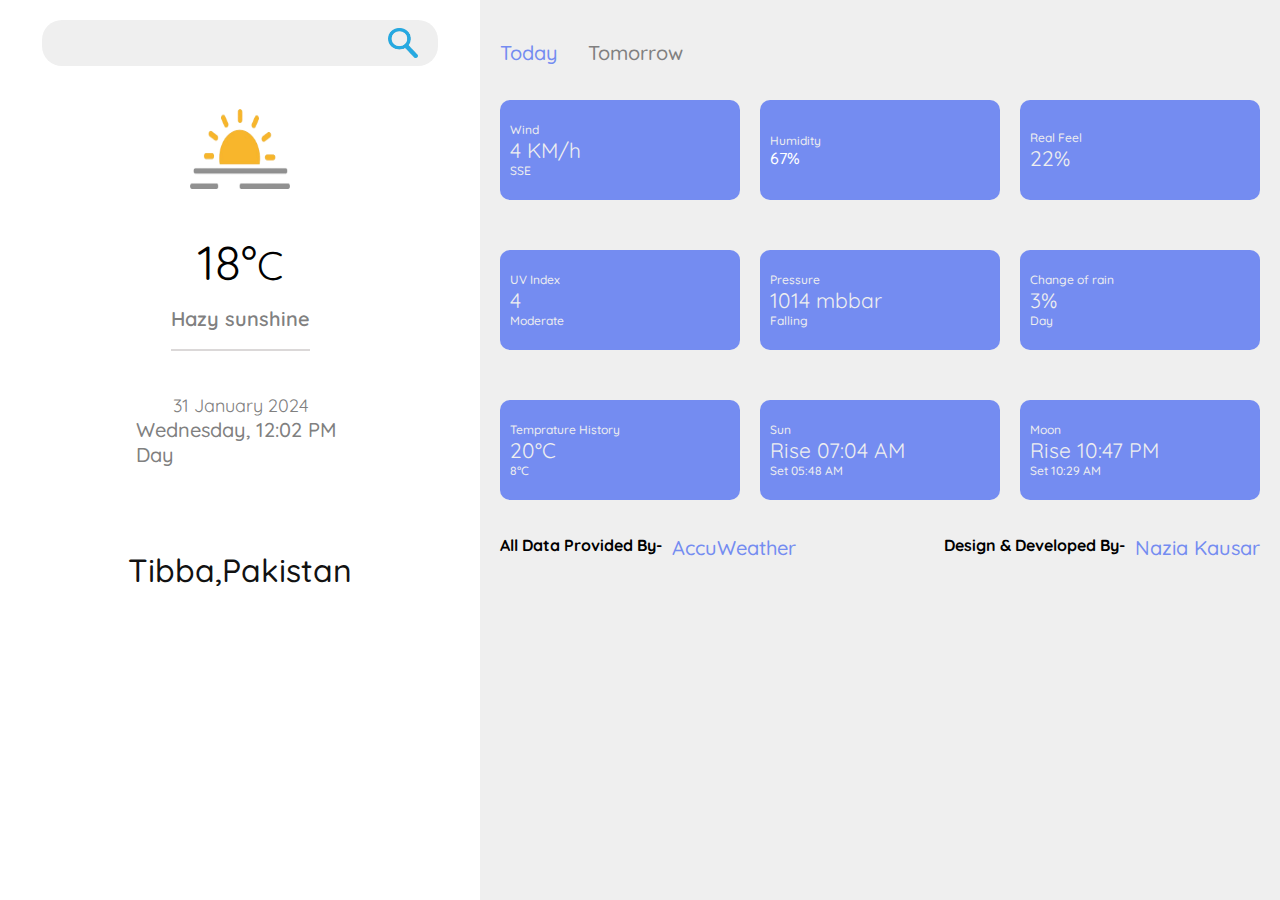
<file: index.html>
<!DOCTYPE html>
<html lang="en">
<head>
    <meta charset="UTF-8">
    <meta name="viewport" content="width=device-width, initial-scale=1.0">

    <title>Weather API</title>
    <link rel="stylesheet" href="./weather.css">
    <link rel="stylesheet" media="screen and (min-width: 481px) and (max-width: 768px)" href="./tabletResponse.css">
    <link rel="stylesheet" media="screen and (min-width: 320px) and (max-width: 480px)" href="./mobileResponse.css">
    
<link rel="preconnect" href="https://fonts.googleapis.com">
<link rel="preconnect" href="https://fonts.gstatic.com" crossorigin>
<link href="https://fonts.googleapis.com/css2?family=Quicksand:wght@300..700&display=swap" rel="stylesheet">
</head>
<body>
    <div class="container">
        <div class="item1">
            <div class="input">
                <input type="text" class="searchInput">
                <img src="./search image.png" alt="" width="30px" height="30px" class="searchImage" onclick="searchVlue()">
            </div>
            <div class="error">
                <p>Invalid city name</p>
            </div>
            <div class="sunImage1">
            <img src="./weather sun image.png" alt="" width="100px" height="80px"class="sunImage" >
        </div>
    <div class="tempDiv">
           <p class="temprature">18&deg;<Span class="span">C</Span></p>
           <p class="tempratureText">Hazy sunshine</p>
        </div>
        <div class="dateDiv">
           <p class="January">31 January 2024</p>
           <p class="Wednesday">Wednesday, 12:02 PM Day</p>
        </div>
        <h1 class="location">Tibba,Pakistan</h1>
        </div>

          
        <div class="item2">
            <div class="container2">
                
            <div class="TodayHeading">
                <h1 class="today">Today</h1>
                <h1 class="tomorrow">Tomorrow</h1>
            </div>
            <div class="weatherCards">
            <!-- <div class="card1_Row"> -->
            <div class="cards">
                <h1 class="card_innerText1">Wind</h1>
                <h1 class="card_innerText">4 KM/h</h1>
                <h1 class="card_innerText1">SSE</h1> 
            </div>
            <div class="cards">
                <h1 class="card_innerText1">Humidity</h1>
                <h1 class="card_innerText2">67%</h1>
               
            </div>
            <div class="cards">
                <h1 class="card_innerText1">Real Feel</h1>
                <h1 class="card_innerText">22%</h1>
              
            </div>
        <!-- </div> -->
        <!-- <div class="card1_Row"> -->
            <div class="cards">
                <h1 class="card_innerText1">UV Index</h1>
                <h1 class="card_innerText">4 </h1>
                <h1 class="card_innerText1">Moderate</h1> 
            </div>
            <div class="cards">
                <h1 class="card_innerText1">Pressure</h1>
                <h1 class="card_innerText">1014 mbbar</h1>
                <h1 class="card_innerText1">Falling</h1> 
            </div>
            <div class="cards">
                <h1 class="card_innerText1">Change of rain</h1>
                <h1 class="card_innerText">3%</h1>
                <h1 class="card_innerText1">Day</h1>
            </div>
        <!-- </div> -->
        <!-- <div class="card1_Row"> -->
            <div class="cards">
                <h1 class="card_innerText1">Temprature History</h1>
                <h1 class="card_innerText">20&deg;C</h1>
                <h1 class="card_innerText1">8&deg;C</h1> 
            </div>
            <div class="cards">
                <h1 class="card_innerText1">Sun</h1>
                <h1 class="card_innerText"><span>Rise</span> 07:04 AM </h1>
                <h1 class="card_innerText1"><span>Set</span> 05:48 AM </h1>
            </div>
            <div class="cards">
                <h1 class="card_innerText1">Moon</h1>
                <h1 class="card_innerText"><span>Rise</span> 10:47 PM</h1>
                <h1 class="card_innerText1"><span>Set</span> 10:29 AM </h1>
            </div>
        <!-- </div> -->
    </div>
<div class="mainfooterContainer">
            <div class="footerData">
                <h1 class="footerHeading">All Data Provided By-</h1>
                <h1 class="AccuWeather">AccuWeather</h1>
            </div>

            <div class="footerData2">
                  <h1 class="footerHeading">Design & Developed By-</h1>
                <h1  class="AccuWeather">Nazia Kausar</h1>
            </div>
        </div>
        </div>
    </div>

    </div>

<script>
    const apiKey="09d0ebff76b27cf1b1b91c100d44b010"
    const apiUrl="https://api.openweathermap.org/data/2.5/weather?units=metric&q=";

    const searchBox= document.querySelector(".input input");
    const searchBtn= document.querySelector(".searchImage button");
    const sunImage = document.querySelector(".sunImage");
    const error= document.querySelector('.error')
    // console.log("==",document.querySelector(".card_innerText"));

    async function checkWeather(city){
        const response = await fetch(apiUrl + city +`&appid=${apiKey}`);
        var data = await response.json();
      
        if(data.cod===`404`){
            error.style.display="flex";
            console.log('error')
            return;
        }
        error.style.display="none";
       
        document.querySelector(".location").innerHTML = data.name;
        document.querySelector(".temprature").innerHTML = Math.round(data.main.temp ) +"&deg;C";
        document.querySelector(".card_innerText2").innerHTML = data.main.humidity +"%";
       
        document.querySelector(".card_innerText").innerHTML = Math.round(data.wind.speed) +" km/h";
        const timestamp = data.dt;
      const date= new Date(timestamp*1000)// Convert timestamp to milliseconds
         const formattedDate= date.toLocaleString();
        //  const formattedDate = date.toLocaleString(); // Format date and time
        document.querySelector(".January").innerHTML = formattedDate;
        const dayOfWeek=date.toLocaleDateString('en-US',{weekday:'long'});// Extract day of the week
       document.querySelector(".Wednesday").innerHTML = dayOfWeek;
       
        // console.log("++",document.querySelector(".card_innerText"));
       switch (data.weather[0].main.toLowerCase()){
        case'clouds':
        sunImage.src="./clouds.jpg";
        break;
        case'rain':
        sunImage.src="./rain.jpg";
        break;
        case'mist':
        sunImage.src="./mist.jpg";
        break;
        case'haze':
        sunImage.src="./haze.png";
        break;
        default:
            sunImage.src = "./weather sun image.png"; // Default image if weather condition not recognized
            break;
       } }
    //     if (data.weather[0].main.toLowerCase()==="cloud"){
    //         sunImage.src="./clouds.jpg";
    //     }
    //     else 
    //     if (data.weather[0].main.toLowerCase()==="rain"){
    //         sunImage.src="./rain.jpg";
    //     } 
    //     else 
    //     if (data.weather[0].main.toLowerCase()==="mist"){
    //         sunImage.src="./mist.jpg";
    //     } 
    // }
   
    function searchVlue(){
        checkWeather(searchBox.value);
    };
    
</script>
    
</body>
</html>
</file>
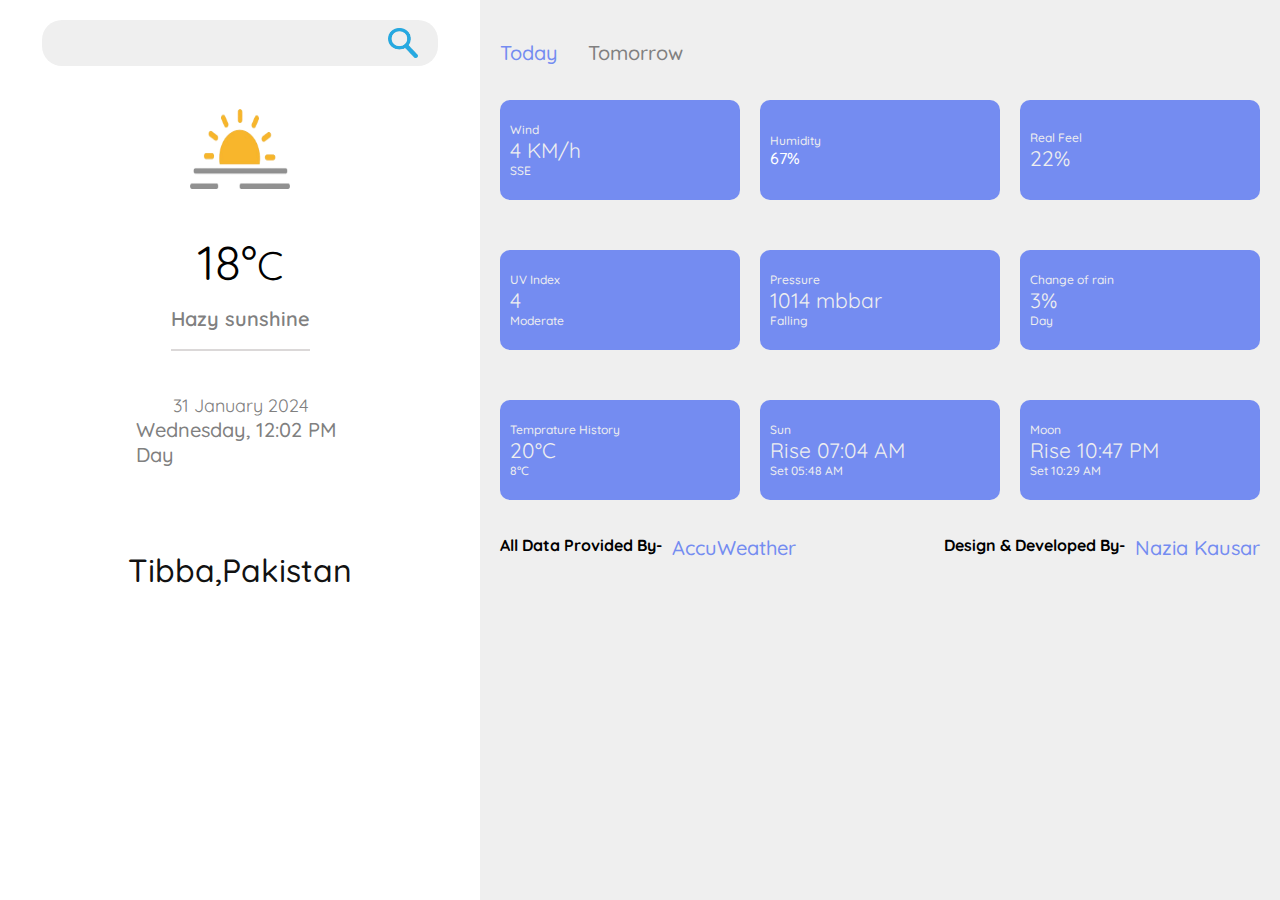
<file: weather.html>
<!DOCTYPE html>
<html lang="en">
<head>
    <meta charset="UTF-8">
    <meta name="viewport" content="width=device-width, initial-scale=1.0">

    <title>Weather API</title>
    <link rel="stylesheet" href="./weather.css">
    <link rel="stylesheet" media="screen and (min-width: 481px) and (max-width: 768px)" href="./tabletResponse.css">
    <link rel="stylesheet" media="screen and (min-width: 320px) and (max-width: 480px)" href="./mobileResponse.css">
    
<link rel="preconnect" href="https://fonts.googleapis.com">
<link rel="preconnect" href="https://fonts.gstatic.com" crossorigin>
<link href="https://fonts.googleapis.com/css2?family=Quicksand:wght@300..700&display=swap" rel="stylesheet">
</head>
<body>
    <div class="container">
        <div class="item1">
            <div class="input">
                <input type="text" class="searchInput">
                <img src="./search image.png" alt="" width="30px" height="30px" class="searchImage" onclick="searchVlue()">
            </div>
            <div class="error">
                <p>Invalid city name</p>
            </div>
            <div class="sunImage1">
            <img src="./weather sun image.png" alt="" width="100px" height="80px"class="sunImage" >
        </div>
    <div class="tempDiv">
           <p class="temprature">18&deg;<Span class="span">C</Span></p>
           <p class="tempratureText">Hazy sunshine</p>
        </div>
        <div class="dateDiv">
           <p class="January">31 January 2024</p>
           <p class="Wednesday">Wednesday, 12:02 PM Day</p>
        </div>
        <h1 class="location">Tibba,Pakistan</h1>
        </div>

          
        <div class="item2">
            <div class="container2">
                
            <div class="TodayHeading">
                <h1 class="today">Today</h1>
                <h1 class="tomorrow">Tomorrow</h1>
            </div>
            <div class="weatherCards">
            <!-- <div class="card1_Row"> -->
            <div class="cards">
                <h1 class="card_innerText1">Wind</h1>
                <h1 class="card_innerText">4 KM/h</h1>
                <h1 class="card_innerText1">SSE</h1> 
            </div>
            <div class="cards">
                <h1 class="card_innerText1">Humidity</h1>
                <h1 class="card_innerText2">67%</h1>
               
            </div>
            <div class="cards">
                <h1 class="card_innerText1">Real Feel</h1>
                <h1 class="card_innerText">22%</h1>
              
            </div>
        <!-- </div> -->
        <!-- <div class="card1_Row"> -->
            <div class="cards">
                <h1 class="card_innerText1">UV Index</h1>
                <h1 class="card_innerText">4 </h1>
                <h1 class="card_innerText1">Moderate</h1> 
            </div>
            <div class="cards">
                <h1 class="card_innerText1">Pressure</h1>
                <h1 class="card_innerText">1014 mbbar</h1>
                <h1 class="card_innerText1">Falling</h1> 
            </div>
            <div class="cards">
                <h1 class="card_innerText1">Change of rain</h1>
                <h1 class="card_innerText">3%</h1>
                <h1 class="card_innerText1">Day</h1>
            </div>
        <!-- </div> -->
        <!-- <div class="card1_Row"> -->
            <div class="cards">
                <h1 class="card_innerText1">Temprature History</h1>
                <h1 class="card_innerText">20&deg;C</h1>
                <h1 class="card_innerText1">8&deg;C</h1> 
            </div>
            <div class="cards">
                <h1 class="card_innerText1">Sun</h1>
                <h1 class="card_innerText"><span>Rise</span> 07:04 AM </h1>
                <h1 class="card_innerText1"><span>Set</span> 05:48 AM </h1>
            </div>
            <div class="cards">
                <h1 class="card_innerText1">Moon</h1>
                <h1 class="card_innerText"><span>Rise</span> 10:47 PM</h1>
                <h1 class="card_innerText1"><span>Set</span> 10:29 AM </h1>
            </div>
        <!-- </div> -->
    </div>
<div class="mainfooterContainer">
            <div class="footerData">
                <h1 class="footerHeading">All Data Provided By-</h1>
                <h1 class="AccuWeather">AccuWeather</h1>
            </div>

            <div class="footerData2">
                  <h1 class="footerHeading">Design & Developed By-</h1>
                <h1  class="AccuWeather">Nazia Kausar</h1>
            </div>
        </div>
        </div>
    </div>

    </div>

<script>
    const apiKey="09d0ebff76b27cf1b1b91c100d44b010"
    const apiUrl="https://api.openweathermap.org/data/2.5/weather?units=metric&q=";

    const searchBox= document.querySelector(".input input");
    const searchBtn= document.querySelector(".searchImage button");
    const sunImage = document.querySelector(".sunImage");
    const error= document.querySelector('.error')
    // console.log("==",document.querySelector(".card_innerText"));

    async function checkWeather(city){
        const response = await fetch(apiUrl + city +`&appid=${apiKey}`);
        var data = await response.json();
      
        if(data.cod===`404`){
            error.style.display="flex";
            console.log('error')
            return;
        }
        error.style.display="none";
       
        document.querySelector(".location").innerHTML = data.name;
        document.querySelector(".temprature").innerHTML = Math.round(data.main.temp ) +"&deg;C";
        document.querySelector(".card_innerText2").innerHTML = data.main.humidity +"%";
       
        document.querySelector(".card_innerText").innerHTML = Math.round(data.wind.speed) +" km/h";
        // console.log("++",document.querySelector(".card_innerText"));
       switch (data.weather[0].main.toLowerCase()){
        case'clouds':
        sunImage.src="./clouds.jpg";
        break;
        case'rain':
        sunImage.src="./rain.jpg";
        break;
        case'mist':
        sunImage.src="./mist.jpg";
        break;
        case'haze':
        sunImage.src="./haze.png";
        break;
        default:
            sunImage.src = "./weather sun image.png"; // Default image if weather condition not recognized
            break;
       } }
    //     if (data.weather[0].main.toLowerCase()==="cloud"){
    //         sunImage.src="./clouds.jpg";
    //     }
    //     else 
    //     if (data.weather[0].main.toLowerCase()==="rain"){
    //         sunImage.src="./rain.jpg";
    //     } 
    //     else 
    //     if (data.weather[0].main.toLowerCase()==="mist"){
    //         sunImage.src="./mist.jpg";
    //     } 
    // }
   
    function searchVlue(){
        checkWeather(searchBox.value);
    };
    
</script>
    
</body>
</html>
</file>
<file: weather.css>
*{margin: 0px;
padding: 0px;
box-sizing: border-box;
font-family: "Quicksand", sans-serif;}
/*main container css*/
.container{display: grid;

grid-template-columns: 1.5fr 2.5fr;
/* background-color: red; */
width: 100%;
height: 100vh;}
/* search input section*/ 
.input{ width: 90%;
height: 46px;
padding:5px 10px ;
background-color: #efefef;
display: flex;
justify-content: space-between;
align-items: center;
border-radius: 20px;}
.searchInput{
     width: 77%; 
    border: transparent;
    height: 30px;
    background-color: #efefef;}
    .searchImage{margin-right: 10px;}
 .item1{
    /* background-color: blue; */
      padding: 20px;   
    display: flex; 
    flex-direction: column;
    /* justify-content: center; */
    align-items: center;
    gap: 43px;
} 
.sunImage1{ display: flex;
    flex-direction: column;
    justify-content: center;
    align-items: center;
}
.tempDiv{display: flex;
flex-direction: column;
justify-content: center;
align-items: center;}
.temprature{font-size: 48px;
font-weight: 400;}
.span{font-size: 40px;
font-weight: 400;}
.tempratureText{color: gray;
    border-bottom: 2px solid rgb(219, 216, 216);
    padding-bottom:18px;
    padding-top: 14px;

font-size: 20px;
font-weight: 600;}
.dateDiv{display: flex;
    flex-direction: column;
    justify-content: center;
    align-items: center;
color: gray;}
.January{font-size: 18px;
font-weight: 400;}
.Wednesday{font-size: 20px;
    font-weight: 500;
width: 100%;
max-width: 208px;}
    .location{font-size: 32px;
        font-weight: 500;
    padding-top: 40px;
color: rgb(18, 18, 18);}
.container2{width: 100%;

display: flex;
 padding:  40px 20px; 
flex-direction: column;
/* justify-content: center; */
gap: 35px;
}
.item2{background-color: red;
background-color: #efefef;

/* padding-top: 20px; */
}
.TodayHeading{width: 100%;
    /* height: 10vh; */
    align-items: center;
    display: flex;
    gap: 30px;
}
.tomorrow{color: gray;
font-size: 20px;
font-weight: 500;}
.today{color: 
    #748cf1;
    font-size: 20px;
    font-weight: 500;}
    .weatherCards{display: grid;
    grid-template-columns: 1fr 1fr 1fr;
row-gap: 50px;
column-gap: 20px;}
    .cards{display: flex;
        justify-content: center;
        /* align-items: center; */
        flex-direction: column;
        width: 100%;
         padding: 10px; 
        height: 100px;
    background-color: #748cf1;
border-radius: 10px;}
.card_innerText{color: #efefef;
font-size: 21px;
font-weight: 400;}
.card_innerText1{
    color: #efefef;
font-size: 12px;
font-weight: 400;
}
.card1_Row{display: flex;
flex-direction: row;
justify-content: center;
gap: 20px;
}
.footerData{display: flex;
    gap: 10px;
    font-size: 8px;
font-weight: 400;}
.AccuWeather{
    font-size: 20px;
    font-weight: 500;
    color: #748cf1;}
.footerData2{
    display: flex;
    gap: 10px;
    font-size: 8px;
    font-weight: 400;}
    .mainfooterContainer{display: flex;
    flex-direction: row;
justify-content:space-between;
width: 100%;
height: auto;
}
.card_innerText1{ 
    /* color: rgb(50, 49, 49); */
font-weight: 500;}
.card_innerText2 {font-size: 16px;
    color: white;
font-weight: 500;}
.error{
    display: none;
    /* text-align: left;
    margin-left:10px ; */
    font-size: 14px;
    /* margin-top: 10px; */
}
</file>
<file: tabletResponse.css>
.weatherCards{ grid-template-columns: 1fr 1fr; 
row-gap:30px ;
column-gap: 12px;}
.footerHeading{font-size: 10px;}
.AccuWeather{ font-size: 12px;}
.mainfooterContainer{gap: 10px;}
/* .card_innerText{font-size: 15px;}
.card_innerText{font-size: 10px;} */
@media screen and (min-width: 481px) and (max-width: 620px) {.weatherCards{ grid-template-columns: 1fr 1fr; 
    row-gap:30px ;
    column-gap: 12px;}}
</file>
<file: mobileResponse.css>
.container{grid-template-columns: 1fr;
    height: 100%;}
    .weatherCards{ grid-template-columns: 1fr ; 
        row-gap:30px ;
        column-gap: 12px;}
        .mainfooterContainer{
            flex-direction: column;}
            .AccuWeather{
                font-size: 14px;}
                .footerHeading{font-size: 13px;}
</file>
